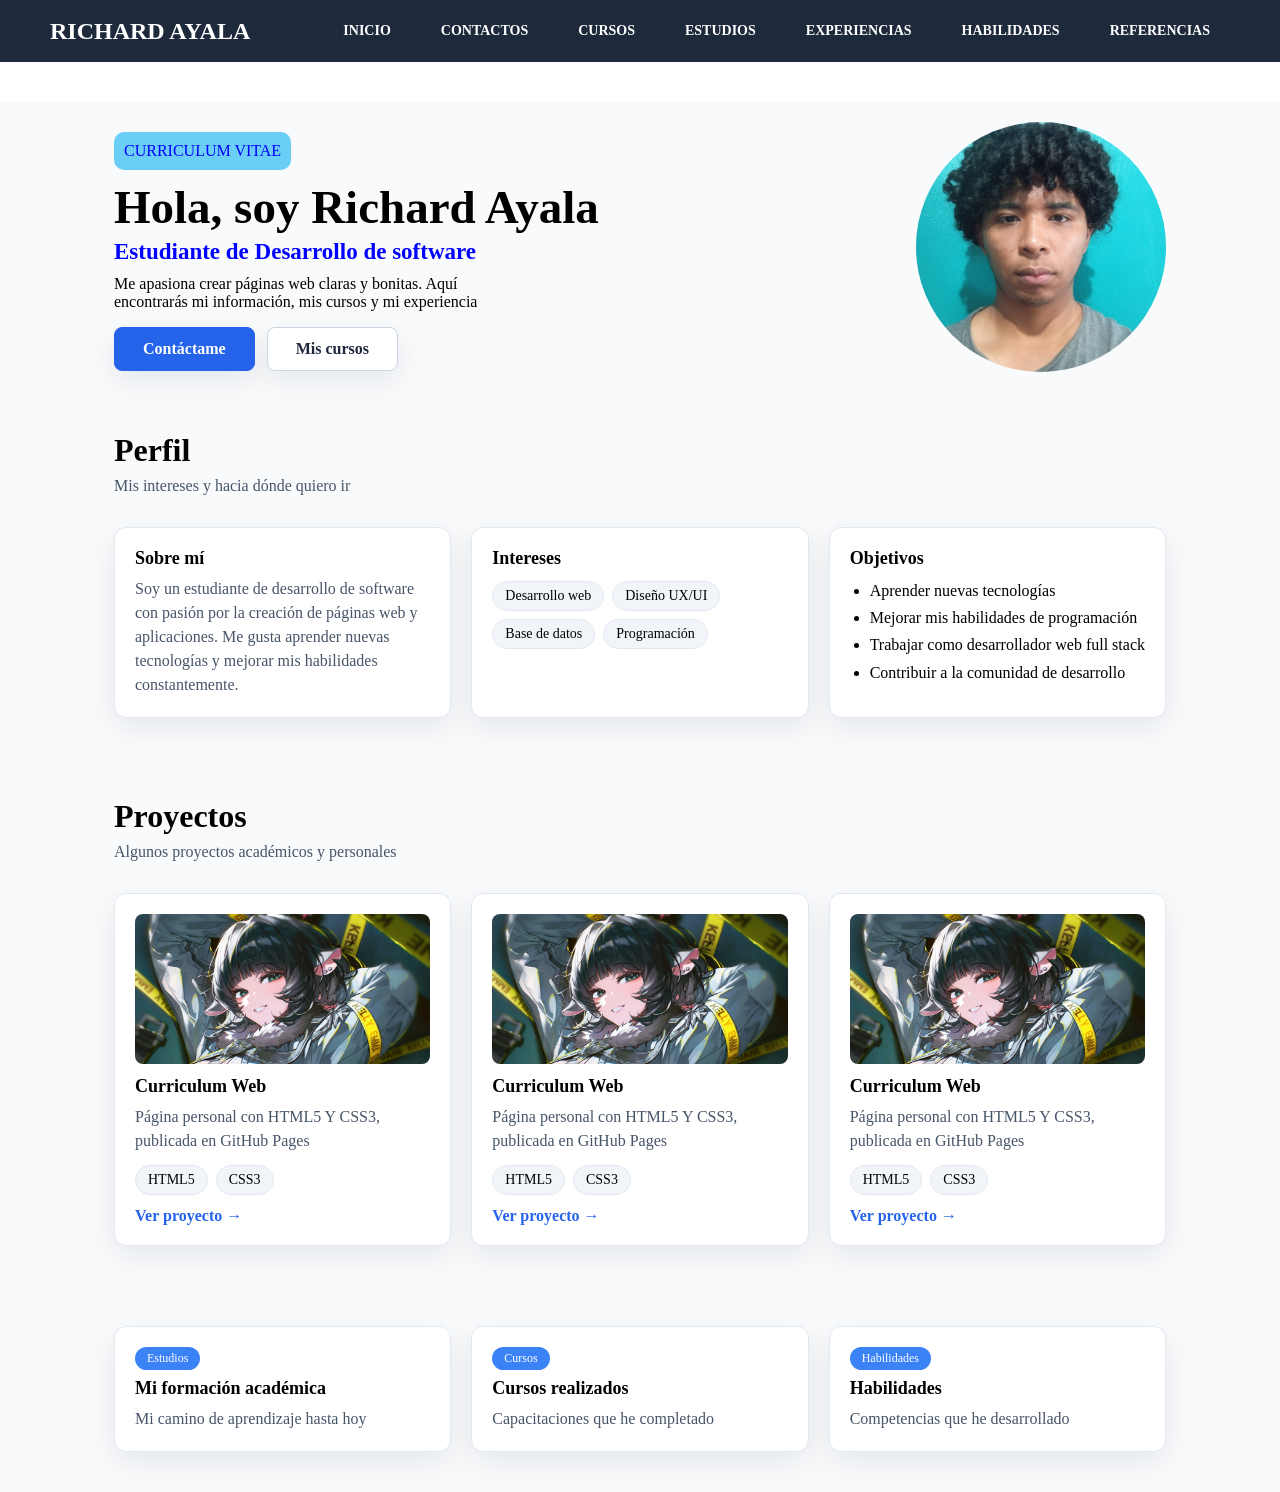
<file: index.html>
<!DOCTYPE html>
<html lang="es">
<head>
    <meta charset="UTF-8">
    <meta name="viewport" content="width=device-width, initial-scale=1.0">
    <title>
        Mi sitio web
    </title>
    <link rel="stylesheet" href="css/stilosGlobales.css">
    <link rel="stylesheet" href="css/style.css">
</head>

<body>
    <header class="cabecera">
        <h2 id="nombres">RICHARD AYALA</h2>

    <nav>
        <ul>
            <li><a href="index.html">INICIO</a></li>
            <li><a href="contacto.html">CONTACTOS</a></li>
            <li><a href="cursos.html">CURSOS</a></li>
            <li><a href="estudios.html">ESTUDIOS</a></li>
            <li><a href="experiencias.html">EXPERIENCIAS</a></li>
            <li><a href="habilidades.html">HABILIDADES</a></li>
            <li><a href="referencias.html">REFERENCIAS</a></li>
        </ul>
    </nav>
    </header>

    <main class="contenedor-main-perfil">
        <div class="contenedor-1">

            <div class="informacion">
                <p><span class="titulo-cv">CURRICULUM VITAE</span></p>

                <h1>Hola, soy Richard Ayala</h1>

                <h3>Estudiante de Desarrollo de software</h3>

                <p>Me apasiona crear páginas web claras y bonitas. Aquí </p>    
                <p>encontrarás mi información, mis cursos y mi experiencia </p>    

                <div class="botones">
                    <a href="contacto.html" class="boton">Contáctame</a>
                    <a href="cursos.html" class="boton boton-secundario">Mis cursos</a>
                </div>
            </div>
            <img class="yo" src="img/gabriel.jpeg" alt="Gabriel Ayala">
        </div>

        <section class="seccion" id="perfil">
            <h2>Perfil</h2>
            <p class="subtitulo">Mis intereses y hacia dónde quiero ir</p>

            <div class="rejilla">

                <article class="tarjeta">
                    <h3>Sobre mí</h3>
                    <p>Soy un estudiante de desarrollo de software con pasión por la creación de páginas web y aplicaciones. Me gusta aprender nuevas tecnologías y mejorar mis habilidades constantemente.</p>
                </article>

                <article class="tarjeta">
                    <h3>Intereses</h3>
                    <ul class="etiquetas">
                        <li>Desarrollo web</li>
                        <li>Diseño UX/UI</li>
                        <li>Base de datos</li>
                        <li>Programación</li>
                    </ul>
                </article>

                <article class="tarjeta">
                    <h3>Objetivos</h3>
                    <ul class="objetivos">
                        <li>Aprender nuevas tecnologías</li>
                        <li>Mejorar mis habilidades de programación</li>
                        <li>Trabajar como desarrollador web full stack</li>
                        <li>Contribuir a la comunidad de desarrollo</li>
                    </ul>
                </article>
            </div>
        </section>

        <section class="seccion" id="proyectos">
            <h2>Proyectos</h2>
            <p class="subtitulo">Algunos proyectos académicos y personales</p>

            <div class="rejilla">
                <article class="tarjeta">
                    <img src="img/1380956.jpg" alt="Personaje de videojuego Jane Doe">

                    <h3>Curriculum Web</h3>
                    <p>Página personal con HTML5 Y CSS3, publicada en GitHub Pages</p>

                    <ul class="etiquetas">
                        <li>HTML5</li>
                        <li>CSS3</li>
                    </ul>
                    <a href="https://github.com/Yukana12/mi-curriculum-web" class="enlace-proyecto">Ver proyecto &rarr;</a>
                </article>

                <article class="tarjeta">
                    <img src="img/1380956.jpg" alt="Personaje de videojuego Jane Doe">

                    <h3>Curriculum Web</h3>
                    <p>Página personal con HTML5 Y CSS3, publicada en GitHub Pages</p>

                    <ul class="etiquetas">
                        <li>HTML5</li>
                        <li>CSS3</li>
                    </ul>
                    <a href="https://github.com/Yukana12/mi-curriculum-web" class="enlace-proyecto">Ver proyecto &rarr;</a>
                </article>

                <article class="tarjeta">
                    <img src="img/1380956.jpg" alt="Personaje de videojuego Jane Doe">

                    <h3>Curriculum Web</h3>
                    <p>Página personal con HTML5 Y CSS3, publicada en GitHub Pages</p>

                    <ul class="etiquetas">
                        <li>HTML5</li>
                        <li>CSS3</li>
                    </ul>
                    <a href="https://github.com/Yukana12/mi-curriculum-web" class="enlace-proyecto">Ver proyecto &rarr;</a>
                </article>
            </div>
        </section>

        <section class="seccion" aria-label="Accesos rápidos">
            <div class="rejilla">
                <a href="estudios.html" class="tarjeta">
                    <span class="insignia">Estudios</span>
                    <h3>Mi formación académica</h3>
                    <p>Mi camino de aprendizaje hasta hoy</p>
                </a>

                <a href="cursos.html" class="tarjeta">
                    <span class="insignia">Cursos</span>
                    <h3>Cursos realizados</h3>
                    <p>Capacitaciones que he completado</p>
                </a>

                <a href="habilidades.html" class="tarjeta">
                    <span class="insignia">Habilidades</span>
                    <h3>Habilidades</h3>
                    <p>Competencias que he desarrollado</p>
                </a>
            </div>
        </section>
    
    </main>
</body>
</html>
</file>
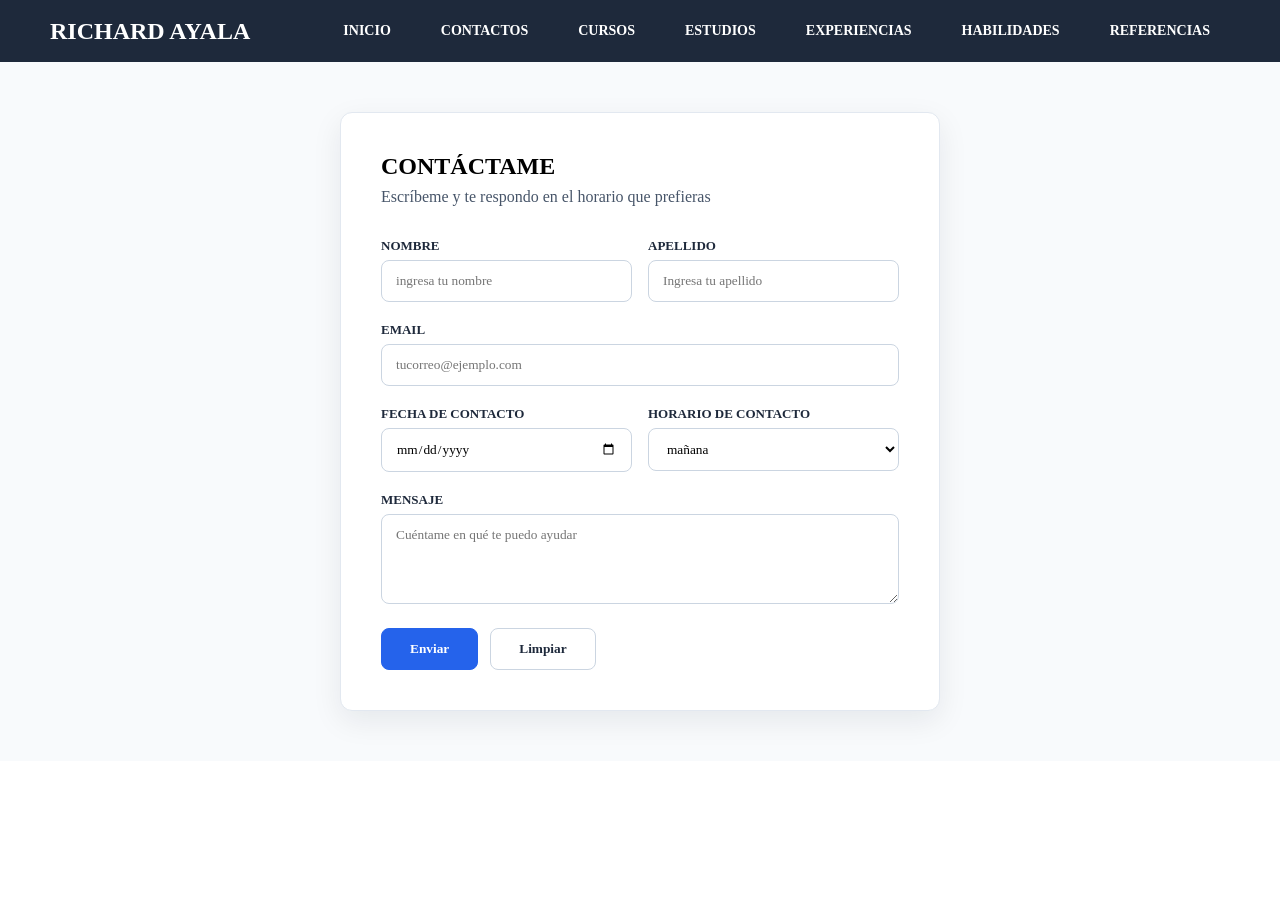
<file: contacto.html>
<!DOCTYPE html>
<html lang="en">
<head>
    <meta charset="UTF-8">
    <meta name="viewport" content="width=device-width, initial-scale=1.0">
    <title>Document</title>
    <link rel="stylesheet" href="css/stilosGlobales.css">
    <link rel="stylesheet" href="css/style.css">
</head>
<body>

<header class="cabecera">
        <h2 id="nombres">RICHARD AYALA</h2>

    <nav>
        <ul>
            <li><a href="index.html">INICIO</a></li>
            <li><a href="contacto.html">CONTACTOS</a></li>
            <li><a href="cursos.html">CURSOS</a></li>
            <li><a href="estudios.html">ESTUDIOS</a></li>
            <li><a href="experiencias.html">EXPERIENCIAS</a></li>
            <li><a href="habilidades.html">HABILIDADES</a></li>
            <li><a href="referencias.html">REFERENCIAS</a></li>
        </ul>
    </nav>
    </header>
    
    <main class="contenedor-main-contactame">

    <div class="contenedor-formulario">

        <h2>CONTÁCTAME</h2>
        <P class="subtitulo">Escríbeme y te respondo en el horario que prefieras</P>        

        <form action="" method="post" class="formulario">

            <div class="fila">
                <div class="campo">
                    <label for="nombre">NOMBRE</label>
                    <input type="text" name="nombre" id="nombre" 
                    placeholder="ingresa tu nombre" required >
                </div>
                <div class="campo">
                    <label for="apellido">APELLIDO</label>
                    <input type="text" name="apellido" id="apellido" 
                    placeholder="Ingresa tu apellido">
                </div>
            </div>
            
           <div class="campo">
                <label for="correo">EMAIL</label>
                <input type="email" name="correo" id="correo"
                placeholder="tucorreo@ejemplo.com">
           </div>

            <div class="fila">
                <div class="campo">
                    <label for="fecha">FECHA DE CONTACTO</label>
                    <input type="date" name="fecha" id="fecha" min="2026-10-25">
                </div>
                <div class="campo">
                    <label for="horario">HORARIO DE CONTACTO</label>
                    <select name="horario" id="horario">
                        <option value="mañana">mañana</option>
                        <option value="tarde">tarde</option>
                        <option value="noche">noche</option>
                    </select>
                </div>
            </div>

            <div class="campo">
                <label for="mensaje">MENSAJE</label>
                <textarea name="mensaje" id="mensaje" rows="4"
                placeholder="Cuéntame en qué te puedo ayudar"></textarea>
            </div>

            <div class="botones-formulario">
                <input class="btn" type="submit" value="Enviar">
                <input class="btn btn-alt" type="reset" name="limpiar" id="limpiar" value="Limpiar">
            </div>
            
        </form>
    </div>
    </main>

    
</body>
</html>
</file>
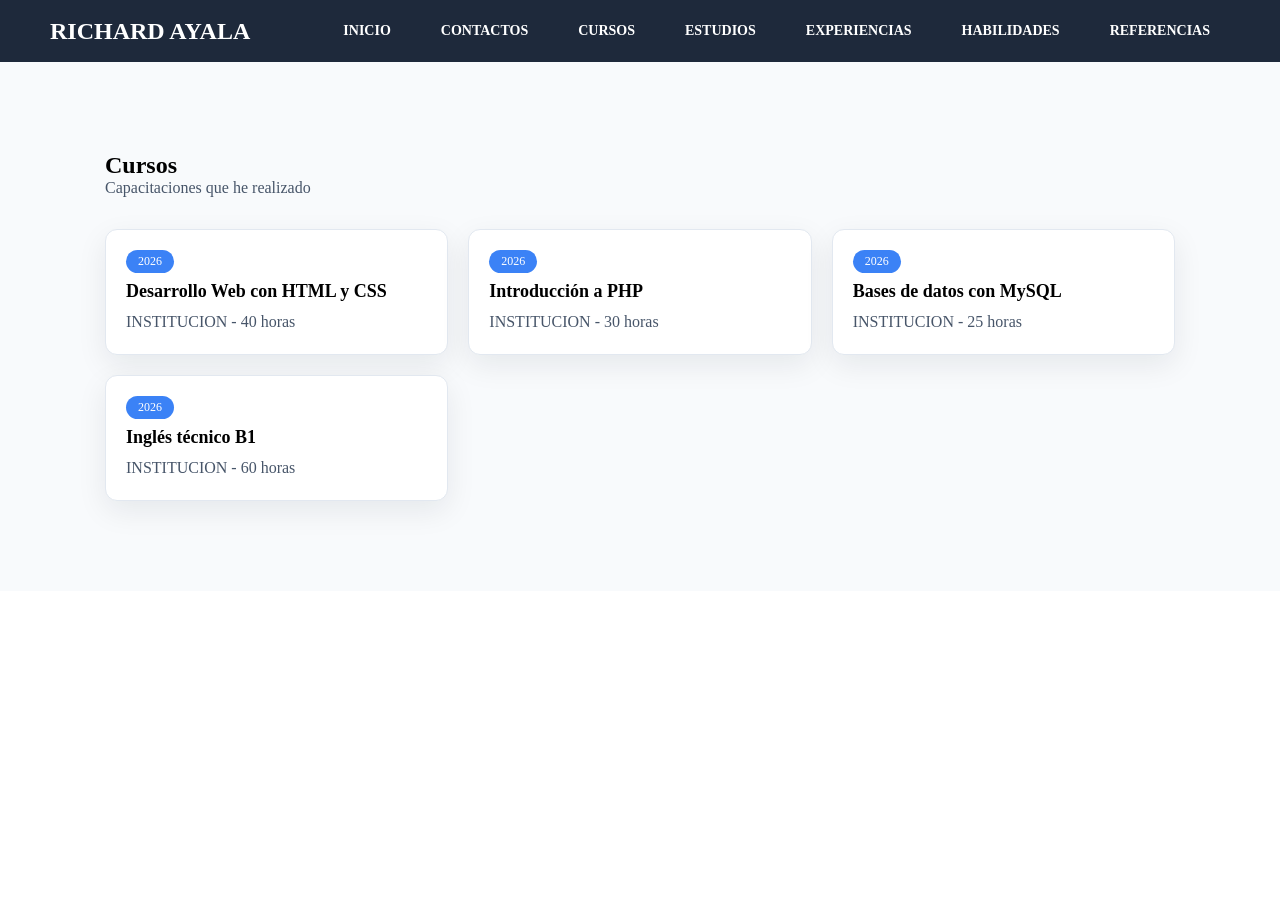
<file: cursos.html>
<DOCTYPE html>
<html lang="es">
<head>
    <meta charset="UTF-8">
    <meta name="viewport" content="width=device-width, initial-scale=1.0">
    <title>Cursos</title>
    <link rel="stylesheet" href="css/stilosGlobales.css">
    <link rel="stylesheet" href="css/style.css">
</head>
<body>
    
<header class="cabecera">
    <h2 id="nombres">RICHARD AYALA</h2>

    <nav>
        <ul>
            <li><a href="index.html">INICIO</a></li>
            <li><a href="contacto.html">CONTACTOS</a></li>
            <li><a href="cursos.html">CURSOS</a></li>
            <li><a href="estudios.html">ESTUDIOS</a></li>
            <li><a href="experiencias.html">EXPERIENCIAS</a></li>
            <li><a href="habilidades.html">HABILIDADES</a></li>
            <li><a href="referencias.html">REFERENCIAS</a></li>
        </ul>
    </nav>
    </header>
    
    <main class="contenedor-main-cursos">
        <div class="contenedor-cursos">
            <h2>Cursos</h2>
            <P class="subtitulo">Capacitaciones que he realizado</P>        
        
            <div class="fila-cursos">
                <div class="tarjeta">
                    <span class="insignia">2026</span>
                    <h3>Desarrollo Web con HTML y CSS</h3>
                    <p>INSTITUCION - 40 horas</p>
                </div>

                <div class="tarjeta">
                    <span class="insignia">2026</span>
                    <h3>Introducción a PHP</h3>
                    <p>INSTITUCION - 30 horas</p>
                </div>

                <div class="tarjeta">
                    <span class="insignia">2026</span>
                    <h3>Bases de datos con MySQL</h3>
                    <p>INSTITUCION - 25 horas</p>
                </div>

                
                <div class="tarjeta">
                    <span class="insignia">2026</span>
                    <h3>Inglés técnico B1</h3>
                    <p>INSTITUCION - 60 horas</p>
                </div>

                
            </div>
        
        </div>

    </main>



</body>







</html>
</file>
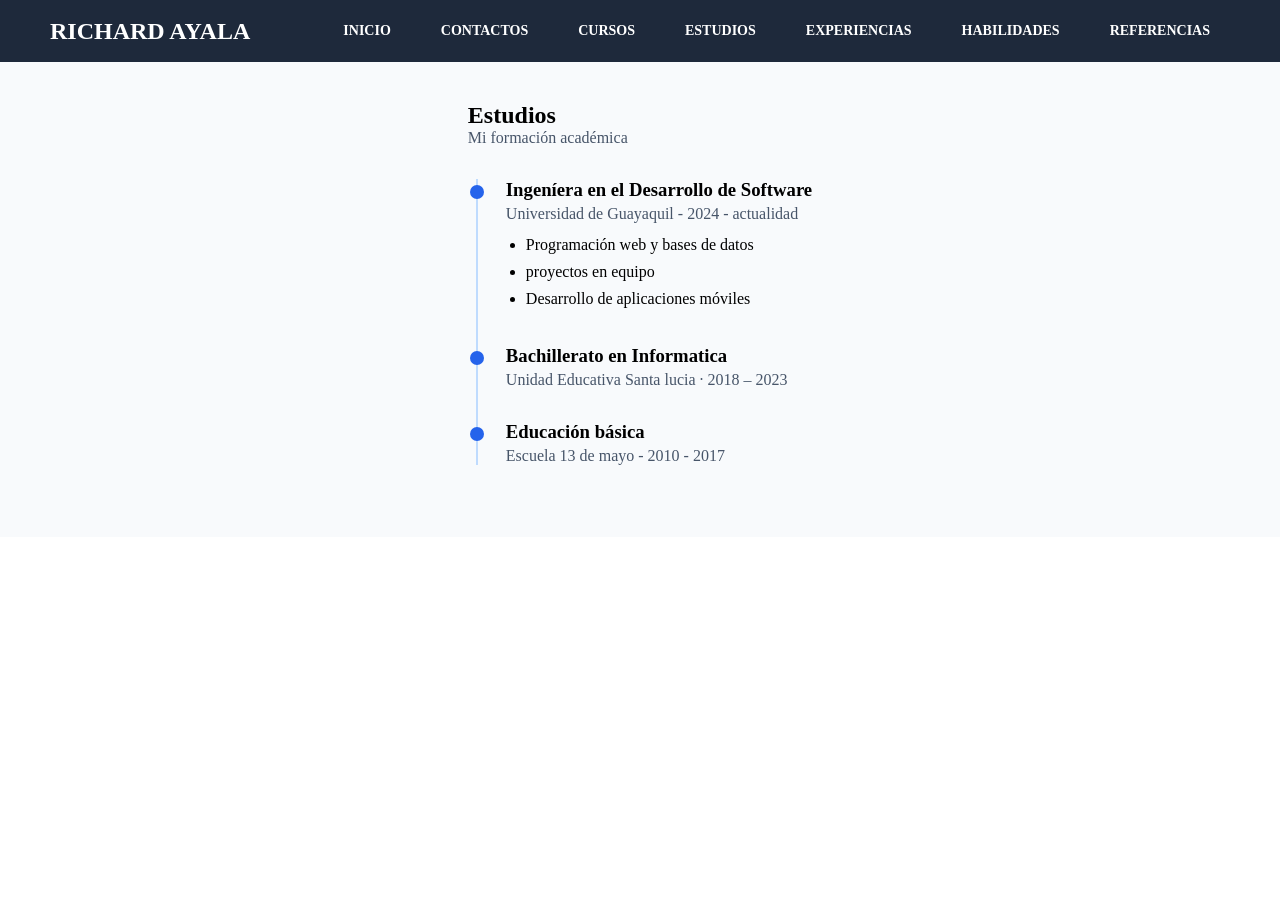
<file: estudios.html>
<!DOCTYPE html>
<html lang="en">
<head>
    <meta charset="UTF-8">
    <meta name="viewport" content="width=device-width, initial-scale=1.0">
    <title>Estudios</title>
    <link rel="stylesheet" href="css/stilosGlobales.css">
    <link rel="stylesheet" href="css/style.css">
</head>
<body>
<header class="cabecera">
    <h2 id="nombres">RICHARD AYALA</h2>
    <nav>
        <ul>
            <li><a href="index.html">INICIO</a></li>
            <li><a href="contacto.html">CONTACTOS</a></li>
            <li><a href="cursos.html">CURSOS</a></li>
            <li><a href="estudios.html">ESTUDIOS</a></li>
            <li><a href="experiencias.html">EXPERIENCIAS</a></li>
            <li><a href="habilidades.html">HABILIDADES</a></li>
            <li><a href="contacto.html">REFERENCIAS</a></li>
        </ul>
    </nav>
</header>

<main class="contenedor-main-estudios">
    <div class="contenedor-estudios">
        <h2>Estudios</h2>
        <p class="subtitulo">Mi formación académica</p>

        <div class="linea-tiempo">

            <div class="item-tiempo">
                <h3>Ingeníera en el Desarrollo de Software</h3>
                <p class="detalle">Universidad de Guayaquil - 2024 - actualidad</p>
                <ul>
                    <li>Programación web y bases de datos</li>
                    <li>proyectos en equipo</li>
                    <li>Desarrollo de aplicaciones móviles</li>
                </ul>
            </div>

            <div class="item-tiempo">
                    <h3>Bachillerato en Informatica</h3>
                    <p class="detalle">Unidad Educativa Santa lucia · 2018 – 2023</p>
            </div>

            <div class="item-tiempo">
                <h3>Educación básica</h3>
                <p class="detalle">Escuela 13 de mayo - 2010 - 2017</p>
            </div>
        </div>
    </div>
</main>
    
</body>
</html>
</file>
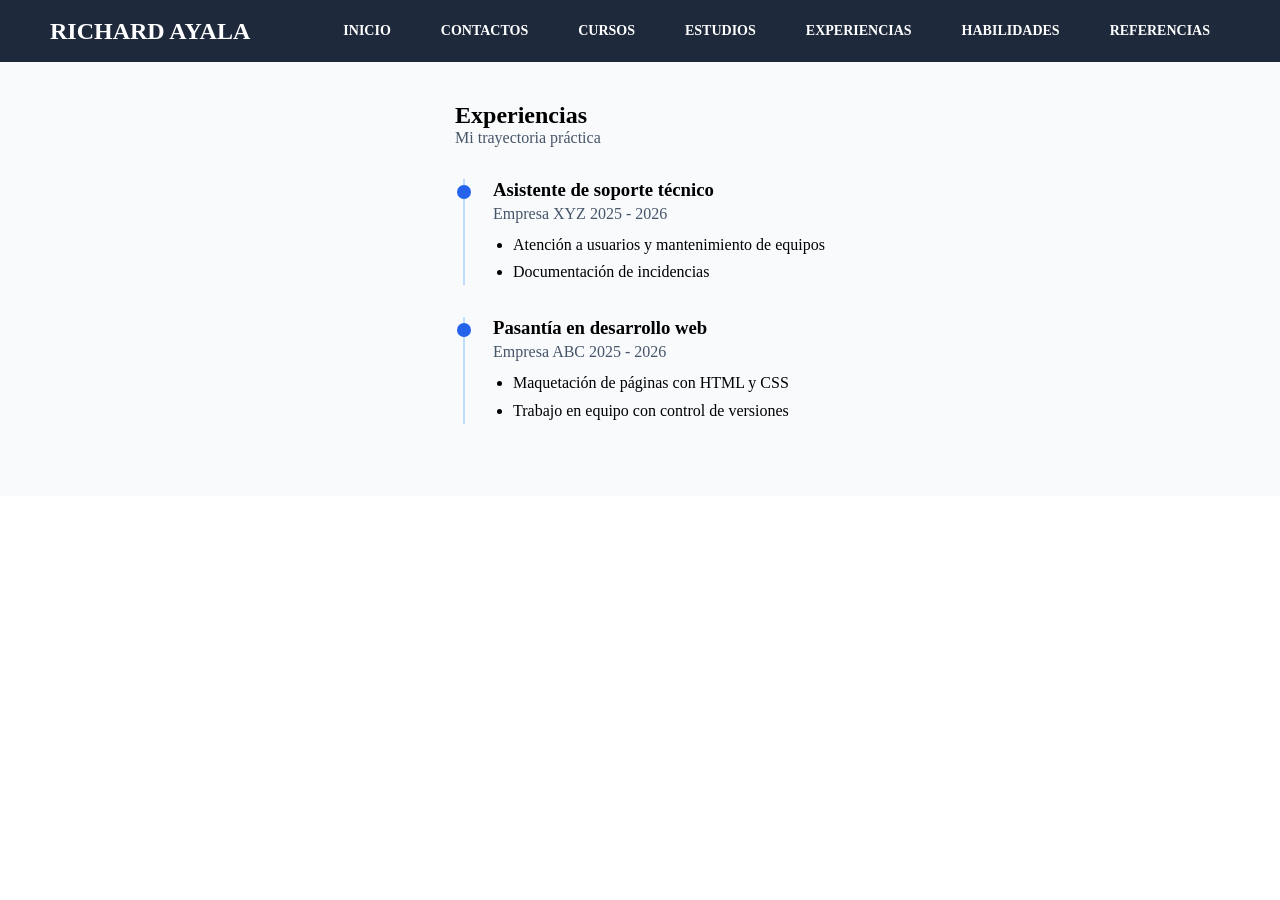
<file: experiencias.html>
<!DOCTYPE html>
<html lang="en">
<head>
    <meta charset="UTF-8">
    <meta name="viewport" content="width=device-width, initial-scale=1.0">
    <title>Document</title>
    <link rel="stylesheet" href="css/stilosGlobales.css">
    <link rel="stylesheet" href="css/style.css">
</head>
<body>

<header class="cabecera">
    <h2 id="nombres">RICHARD AYALA</h2>
    <nav>
        <ul>
            <li><a href="index.html">INICIO</a></li>
            <li><a href="contacto.html">CONTACTOS</a></li>
            <li><a href="cursos.html">CURSOS</a></li>
            <li><a href="estudios.html">ESTUDIOS</a></li>
            <li><a href="experiencias.html">EXPERIENCIAS</a></li>
            <li><a href="habilidades.html">HABILIDADES</a></li>
            <li><a href="referencias.html">REFERENCIAS</a></li>
        </ul>
    </nav>
</header>

<main class="contenedor-main-experiencia">
    <div class="contenedor-experiencia">
        <h2>Experiencias</h2>
        <p class="subtitulo">Mi trayectoria práctica</p>

        <div class="linea-tiempo">
            <div class="item-tiempo">
                <h3>Asistente de soporte técnico</h3>
                <p class="detalle">Empresa XYZ 2025 - 2026</p>
                <ul>
                    <li>Atención a usuarios y mantenimiento de equipos</li>
                    <li>Documentación de incidencias</li>
                </ul>
            </div>
        </div>

        <div class="linea-tiempo">
            <div class="item-tiempo">
                <h3>Pasantía en desarrollo web</h3>
                <p class="detalle">Empresa ABC 2025 - 2026</p>
                <ul>
                    <li>Maquetación de páginas con HTML y CSS</li>
                    <li>Trabajo en equipo con control de versiones</li>
                </ul>
            </div>
        </div>
    </div>
</main>

</body>
</html>
</file>
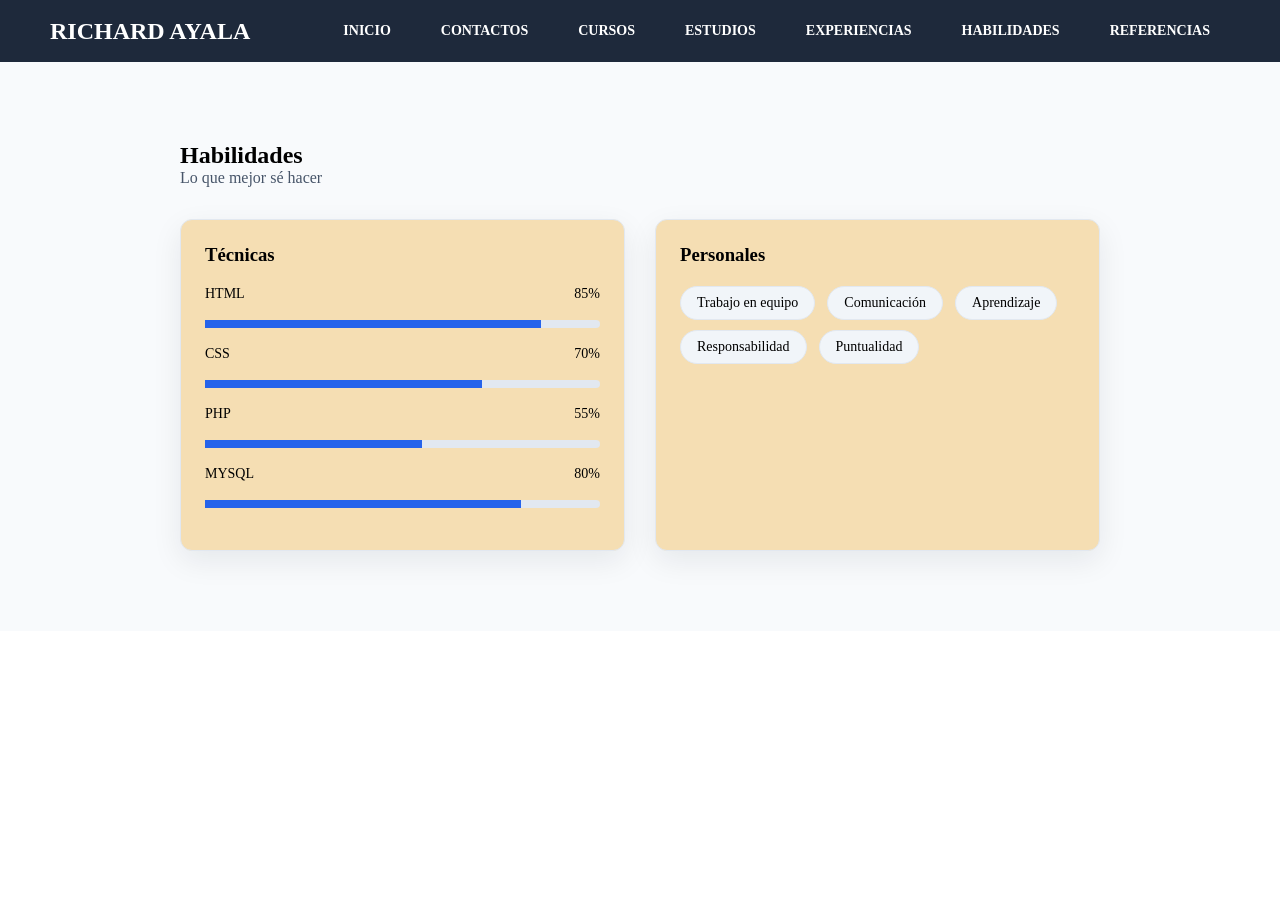
<file: habilidades.html>
<!DOCTYPE html>
<html lang="en">
<head>
    <meta charset="UTF-8">
    <meta name="viewport" content="width=device-width, initial-scale=1.0">
    <title>Habilidades</title>
    <link rel="stylesheet" href="css/stilosGlobales.css">
    <link rel="stylesheet" href="css/style.css">
</head>
<body>
<header class="cabecera">
    <h2 id="nombres">RICHARD AYALA</h2>

    <nav>
        <ul>
            <li><a href="index.html">INICIO</a></li>
            <li><a href="contacto.html">CONTACTOS</a></li>
            <li><a href="cursos.html">CURSOS</a></li>
            <li><a href="estudios.html">ESTUDIOS</a></li>
            <li><a href="experiencias.html">EXPERIENCIAS</a></li>
            <li><a href="habilidades.html">HABILIDADES</a></li>
            <li><a href="referencias.html">REFERENCIAS</a></li>
        </ul>
    </nav>
</header>

<main class="contenedor-main-habilidades">
    <div class="contenedor-habilidades">
        <h2>Habilidades</h2>
        <p class="subtitulo">
            Lo que mejor sé hacer
        </p>

        <div class="fila-habilidades">

            <div class="tarjeta-habilidades">
                <h3>Técnicas</h3>

                <div class="nivel">
                    <span>HTML</span>
                    <span>85%</span>
                </div>

                <div class="barra"><div class="relleno" style="width: 85%"></div></div>
                
                <div class="nivel">
                    <span>CSS</span>
                    <span>70%</span>
                </div>

                <div class="barra"><div class="relleno" style="width: 70%"></div></div>

                <div class="nivel">
                    <span>PHP</span>
                    <span>55%</span>
                </div>

                <div class="barra"><div class="relleno" style="width: 55%"></div></div>

                 <div class="nivel">
                    <span>MYSQL</span>
                    <span>80%</span>
                </div>

                <div class="barra"><div class="relleno" style="width: 80%"></div></div>
            </div>

            <div class="tarjeta-habilidades">
                <h3>Personales</h3>
                <span class="etiqueta">Trabajo en equipo</span>
                <span class="etiqueta">Comunicación</span>
                <span class="etiqueta">Aprendizaje</span>
                <span class="etiqueta">Responsabilidad</span>
                <span class="etiqueta">Puntualidad</span>
            </div>
        </div>

    </div>
</main>
    
</body>
</html>
</file>
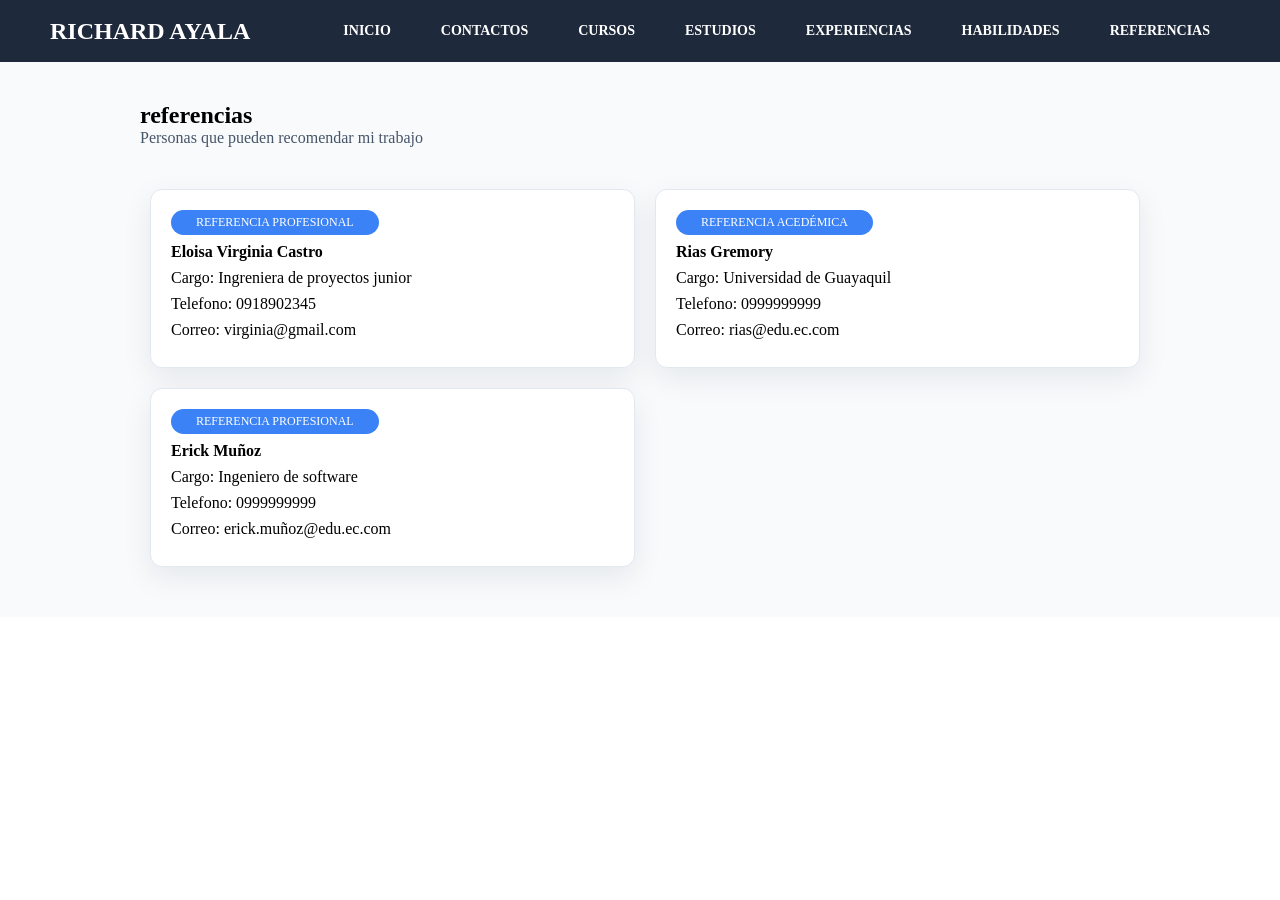
<file: referencias.html>
<!DOCTYPE html>
<html lang="en">
<head>
    <meta charset="UTF-8">
    <meta name="viewport" content="width=device-width, initial-scale=1.0">
    <title>Referencias</title>
    <link rel="stylesheet" href="css/stilosGlobales.css">
    <link rel="stylesheet" href="css/style.css">
    
</head>
<body>
<header class="cabecera">
    <h2 id="nombres">RICHARD AYALA</h2>
    <nav>
        <ul>
            <li><a href="index.html">INICIO</a></li>
            <li><a href="contacto.html">CONTACTOS</a></li>
            <li><a href="cursos.html">CURSOS</a></li>
            <li><a href="estudios.html">ESTUDIOS</a></li>
            <li><a href="experiencias.html">EXPERIENCIAS</a></li>
            <li><a href="habilidades.html">HABILIDADES</a></li>
            <li><a href="referencias.html">REFERENCIAS</a></li>
        </ul>
    </nav>
</header>

<main class="contenedor-main-referencias">
    <div class="contenedor-referencias">
        <h2>referencias</h2>
        <p class="subtitulo">Personas que pueden recomendar mi trabajo</p>

        <div class="fila-referencias">
            <div class="tarjeta-referencias">
                <span class="insignia">REFERENCIA PROFESIONAL</span>

                <h4>Eloisa Virginia Castro</h4>
                <p>Cargo: Ingreniera de proyectos junior</p>
                <p>Telefono: 0918902345</p>
                <p>Correo: virginia@gmail.com</p>
            </div>

            <div class="tarjeta-referencias">
                <span class="insignia">REFERENCIA ACEDÉMICA</span>

                <h4>Rias Gremory</h4>
                <p>Cargo: Universidad de Guayaquil</p>
                <p>Telefono: 0999999999</p>
                <p>Correo: rias@edu.ec.com</p>
            </div>

            <div class="tarjeta-referencias">
                <span class="insignia">REFERENCIA PROFESIONAL</span>

                <h4>Erick Muñoz</h4>
                <p>Cargo: Ingeniero de software</p>
                <p>Telefono: 0999999999</p>
                <p>Correo: erick.muñoz@edu.ec.com</p>
            </div>
        </div>


    </div>


</main>

</body>
</html>
</file>
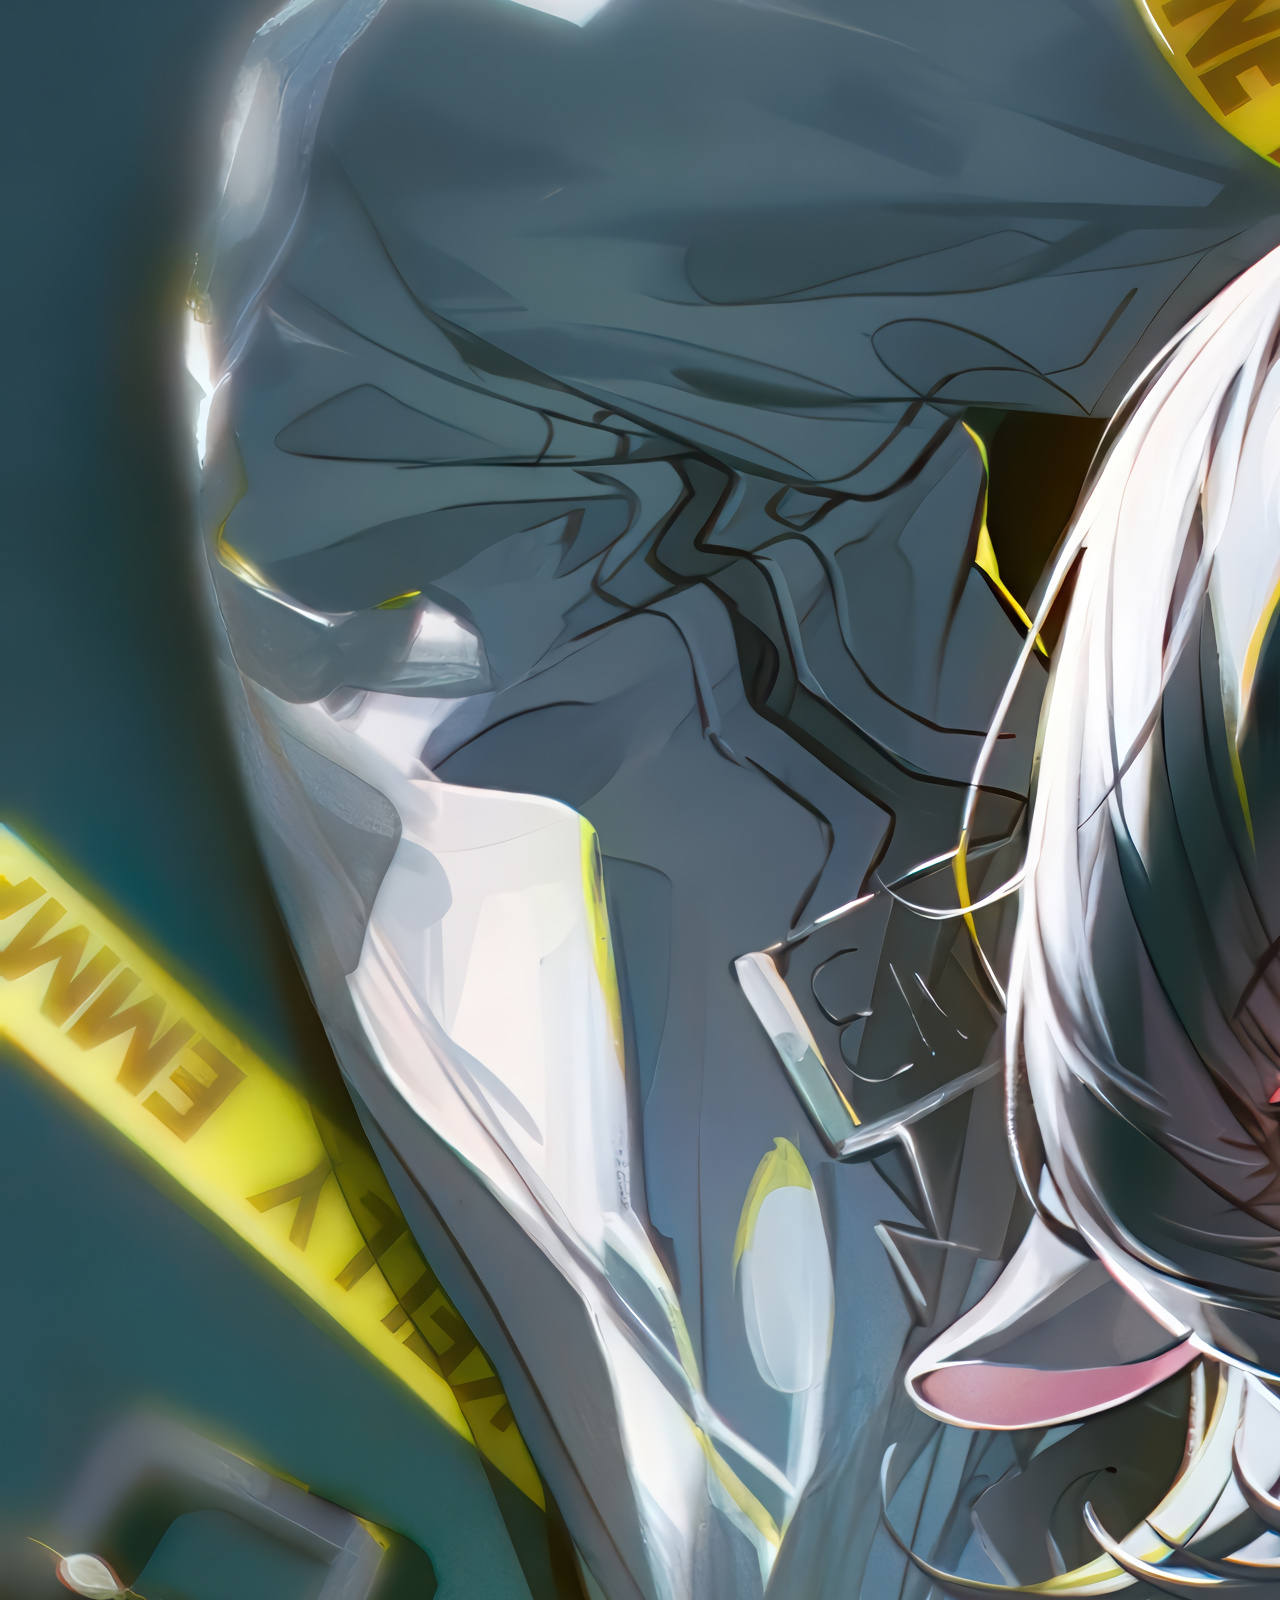
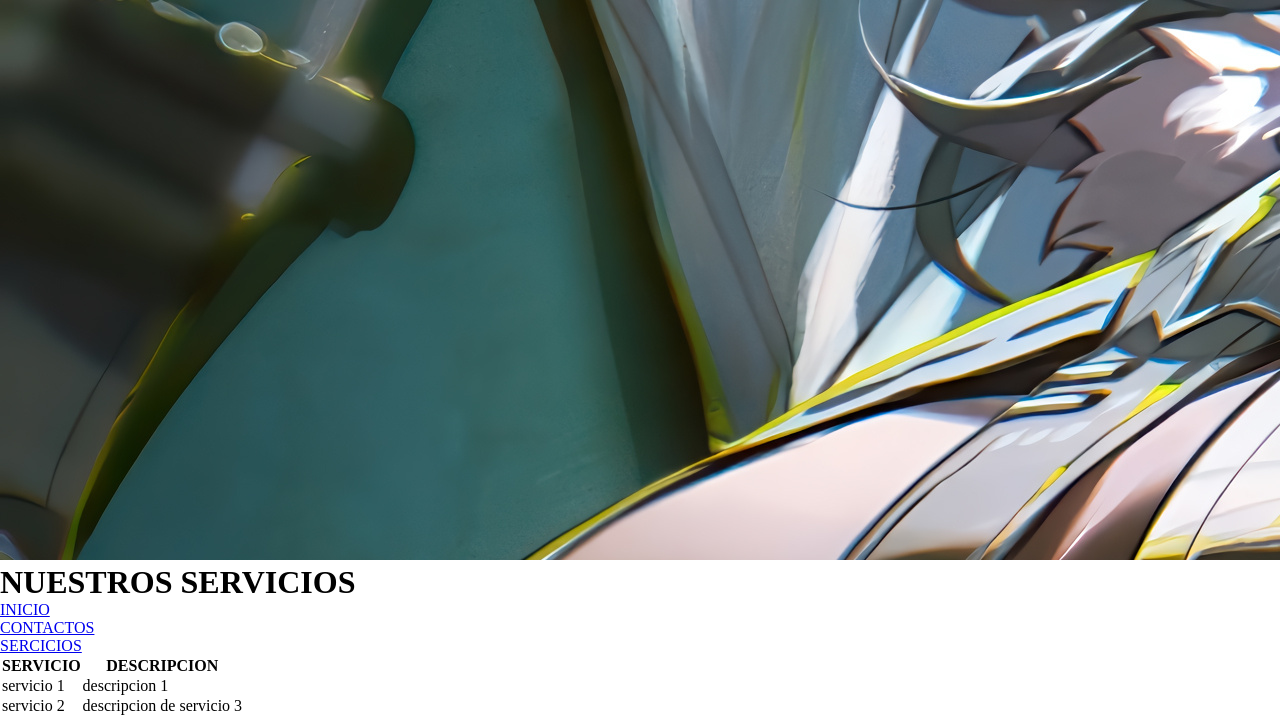
<file: servicios.html>
<!DOCTYPE html>
<html lang="en">
<head>
    <meta charset="UTF-8">
    <meta name="viewport" content="width=device-width, initial-scale=1.0">
    <title>Document</title>
    <link rel="stylesheet" href="css/style.css">
</head>
<body>
    
    <header class="cabecera">
        <div class="logo">
            <img src="img/1380956.jpg" alt="Jane doe">
            <h1>NUESTROS SERVICIOS</h1>
        </div>
    <nav>
        <ul>
            <li><a href="index.html">INICIO</a></li>
            <li><a href="contacto.html">CONTACTOS</a></li>
            <li><a href="servicios.html">SERCICIOS</a></li>
        </ul>
    </nav>
    </header>

    <table style="border: 1">
        <thead>
            <tr>
                <th>SERVICIO</th>
                <th>DESCRIPCION</th>
            </tr>
        </thead>
        <tbody>
            <tr>
                <td>servicio 1</td>
                <td>descripcion 1</td>
            </tr>
            <tr>
                <td>servicio 2</td>
                <td>descripcion de servicio 3</td>
            </tr>
        </tbody>
    </table>
</body>
</html>
</file>
<file: css/stilosGlobales.css>
*{
    margin: 0;
    padding: 0;
    font-family: 'Times New Roman', Times, serif;
}

.cabecera{
    background-color: #1e293b;
    display: flex;
    align-items: center;
    justify-content: space-between;
    padding: 8px 0px;
}

#nombres{
    color: white;
    font-weight: bold;
    margin-left: 50px;
}


nav{
    background-color: #1e293b; /*color de fondo*/
    padding: 0 20px;
}

nav ul{
    list-style: none; /*quita los puntos de la lista*/
    margin: 0; /*quita los margenes por defecto*/
    padding: 0; /*quita el espaciado interior por defecto vertical*/
    display: flex; /* items en horizontal*/
    gap: 10px; /*espaciado entre items*/
    margin-right: 30px; /*margen a la derecha*/
    justify-content: flex-end;
    border-radius: 6px;
}

/*LOS ENLACES*/
nav a{
    display: block; /*toda el area es clicable*/
    padding: 15px 20px;
    color: white;
    text-decoration: none;
    font-weight: bold;
    font-size: 14px;
}

/*efecto al pasar el hover*/
nav a:hover{
    background-color: #3b82f6;
    transition: 0.3s;
}
</file>
<file: css/style.css>
*{
    margin: 0;
    padding: 0;
    font-family: 'Times New Roman', Times, serif;
}

*, *::before, *::after {
    box-sizing: border-box;
}

/*APARTADO DE PERFIL DE LA PAGINA*/
.contenedor-main-perfil{
   background-color: #f8fafc;
    padding:0;
}

.contenedor-1{
    max-width: 1100px;
    margin: 40px auto 0; /*centrado*/
    padding: 20px 24px; 
    display: flex;
    flex-wrap: wrap; /*para que se acomode en pantallas chicas*/
    justify-content: space-between; /*espacio entre los items*/
    gap: 40px; 
}

.titulo-cv{
    background-color: rgb(106, 206, 246);
    color: blue;
    display: inline-block;
    border-radius: 10px;
    padding: 10px;
    margin-top: 10px;
}
.informacion{
    flex: 1 1 320; 
}

.informacion h1{
    font-size: 47px;
    margin-top: 10px;
}

.informacion h3{
    font-size: 23px;
    color: blue;
    margin-top: 5px;
    margin-bottom: 10px;
}

.informacion p{
    font-size: 16px;
}

.yo{
    width: 250px;
    height: 250px;
    object-fit: cover;
    object-position: center;
    border-radius: 50%;
    flex-shrink: 0; /*Evita que la imagen se encoja en pantallas chicas*/
}

/*CADA BLOQUE CENTRADO Y CON ANCHO MAXIMO*/
.seccion{
    max-width: 1100px;
    margin: 0 auto;
    padding: 40px 24px;
}

.seccion h2{
    margin: 0 0 8px;
    font-size: clamp(1.5rem, 3vw, 2rem);
}

/*ESTELIZAR LA REJILLA PARA MAXIMO 3 COLUMNAS*/
.rejilla{
    display: grid;
    grid-template-columns: repeat(auto-fit, minmax(280px, 1fr));
    gap: 20px;
}

/*TARJETA*/
.tarjeta{
    background-color: white;
    padding: 20px;
    border: 1px solid #e2e8f0;
    border-radius: 12px;
    box-shadow: 0 10px 30px rgba(15, 23, 42, 0.08);
    overflow-wrap: break-word; /*Evita que el texto se salga de la tarjeta*/
    transition: transform 0.3s ease, box-shadow 0.3s ease, border-color 0.3s ease; /*Transición suave para el efecto hover*/
}

.tarjeta:hover{
    transform: translateY(-5px); /*Levanta la tarjeta ligeramente*/ 
    border-color: #60a5fa; /*Cambia el color del borde al pasar el mouse*/
    box-shadow: 0 12px 28px rgba(37, 99, 235, 0.15); /*Aumenta la sombra al pasar el mouse*/
}

.tarjeta h3{
    margin: 0 0 8px;
    font-size: 18px;
    font-weight: bold;
}

.tarjeta p{
    margin: 0; 
    line-height: 1.5;
    color: #475569;
}

/*Tarjeta que es enlace o acceso directo*/
a.tarjeta{
    display: block; /*Hace que toda la tarjeta sea clickeable*/
    text-decoration: none; /*Elimina el subrayado del enlace*/
    color: inherit; /*Mantiene el color del texto de la tarjeta*/
}

/*Imagen de los proyectos*/
.tarjeta img{
    display : block; /*Elimina el espacio inferior de la imagen*/
    width: 100%;
    height: 150px;
    object-fit: cover; /*La imagen se recorta para llenar el contenedor*/
    border-radius: 8px;
    margin-bottom: 12px;
}

/*Lista de objetivos*/
.objetivos{
    margin: 8px 0 0; 
    padding-left: 20px; /*Sangría para los elementos de la lista*/
    line-height: 1.7; /*Espaciado entre líneas para mejorar la legibilidad*/
}

.etiquetas{
    display: flex; /*Muestra las etiquetas en línea*/
    flex-wrap: wrap; /*Permite que las etiquetas se ajusten a la siguiente línea si no caben*/
    gap: 8px; /*Espacio entre etiquetas*/
    margin: 12px 0 0; /*Margen superior para separar de otros elementos*/
    list-style: none; /*Elimina los puntos de la lista*/
    padding: 0; /*Elimina el padding por defecto de la lista*/
}

.etiquetas li{
    background-color: #f1f5f9; 
    padding: 6px 12px;
    border-radius: 99px; /*Hace que las etiquetas sean redondeadas*/
    font-size: 14px;
    border: 1px solid #e2e8f0; /*Borde sutil para las etiquetas*/
}

.insignia{
    display: inline-block; /*Permite que la insignia se comporte como un elemento en línea pero con propiedades de bloque*/
    background-color: #3b82f6;
    color: white; 
    padding: 4px 12px; 
    border-radius: 25px; 
    font-size: 12px; /*Tamaño de fuente más pequeño para la insignia*/
    margin-bottom: 8px; /*Margen inferior para separar de otros elementos*/
}

.enlace-proyecto{
    display: inline-block; 
    margin-top: 12px; 
    color: #2563eb;
    font-weight: bold;
    text-decoration: none; /*Elimina el subrayado del enlace*/
}

/*Botones: son enlaces con aspecto de botón*/
.botones{
    display: flex; 
    gap: 12px;
    flex-wrap: wrap; /*Permite que los botones se ajusten a la siguiente línea si no caben*/
    margin-top: 16px;
}
.boton{
    display: inline-block; 
    padding: 12px 28px; 
    background-color: #2563eb;
    color: white;
    border: 1px solid #2563eb;
    border-radius: 8px;
    font-weight: bold;
    text-decoration: none; /*Elimina el subrayado del enlace*/
    box-shadow: 0 10px 30px rgba(15, 23, 42, 0.08);
    overflow-wrap: break-word; /*Evita que el texto se salga de la tarjeta*/
    transition: transform 0.3s ease, box-shadow 0.3s ease, border-color 0.3s ease; /*Transición suave para el efecto hover*/
}

.boton:hover{
    transform: translateY(-3px); /*Levanta el botón ligeramente*/ 
    border-color: #60a5fa; /*Cambia el color del borde al pasar el mouse*/
    box-shadow: 0 12px 28px rgba(37, 99, 235, 0.15); /*Aumenta la sombra al pasar el mouse*/
}

.boton-secundario{
    background-color: white;
    color: #1e293b;
    border-color: #cbd5e1;
}
/*APARTADO DE CONTACTAME*/
.contenedor-main-contactame{
    background-color: #f8fafc;
    display: flex;
    flex-direction: column;
    align-items: center;
    padding: 50px 24px;
}

.contenedor-formulario{
    background-color: #ffff;
    width: 100%;
    max-width: 600px; /*OCUPA HASTA 600PX NO SE DESBORDA EN PANTALLAS CHICAS*/
    box-sizing: border-box; /*EL PADDING NO AGRANDA LA CAJA*/
    padding: 40px;
    border: 1px solid #e2e8f0;
    border-radius: 12px;
    box-shadow: 0 10px 30px rgba(15, 23, 42, 0.08);
   /* margin-top: 20px;   */
}

.contenedor-formulario h2{
    margin: 0 0 8px;
}

.subtitulo{
    margin: 0 0 32px;
    color: #475569;
}

/*CADA GRUPO ETIQUETA CON SU CAMPO*/
.campo{
    margin-bottom: 20px;
}

/*DOS CAMPOS AL LADO*/
.fila{
    display: grid;
    grid-template-columns: 1fr 1fr;
    gap: 16px;
}

label{
    display: block; /*La etiqueta ocupa su propia linea*/
    margin-bottom: 6px;
    font-size: 13px;
    font-weight: bold;
    color: #1e293b;
}

input, select, textarea{
    width: 100%;
    box-sizing: border-box;
    padding: 12px 14px;
    border: 1px solid #cbd5e1;
    border-radius: 8px;
    font-family: inherit;  /*Usa la misma letra del resto de la pagina*/
    background-color: white;
}

/*cuando hago clic dentro del campo*/
input:focus, select:focus, textarea:focus{
    outline: none;
    border-color: #e253eb;
    box-shadow: 0 0 0 3px rgba(37, 99, 235, 0.2);
}

textarea{ 
   resize: vertical; /*Solo se puede estirar hacia abajo*/
}

/*botones*/
.botones-formulario{
    display: flex; 
    gap: 12px; 
    margin-top: 8px;
}

.btn{
    width: auto;  /*anula el 100% del input*/
    padding: 12px 28px;
    background-color: #2563eb;
    color: white;
    border: 1px solid #2563eb;
    border-radius: 8px;
    font-weight: bold;
    cursor: pointer;
}


.btn-alt{
    background-color: white;
    color: #1e293b;
    border-color: #cbd5e1;
}

.btn-alt:hover{
    background-color: #f1f5f9;
}

/*APARTADO DE ESTILOS PARA LA PAGINA CURSOS*/
.contenedor-main-cursos{
   background-color: #f8fafc;
    display: flex;
    flex-direction: column;
    align-items: center;
    padding: 50px 24px;
}
.contenedor-cursos{
    width: 100%;
    max-width: 1150px;
    box-sizing: border-box;
    padding: 40px;
}

.fila-cursos{
    --minimo: 250px; 
    --espacio: 20px; 
    display: grid;
    grid-template-columns: repeat(auto-fit, minmax(280px, 1fr));
    gap: var(--espacio);
}

.tarjeta-cursos{
    background-color: #ffff;
    padding: 12px 14px;
    border: 1px solid #e2e8f0;
    border-radius: 12px;
    box-shadow: 0 10px 30px rgba(15, 23, 42, 0.08);

    /*    outline: none;
    border-color: #e253eb;
    box-shadow: 0 0 0 3px rgba(37, 99, 235, 0.2);*/
}

.tarjeta-cursos:hover{
    background-color: #e253eb;
    outline: none;
    border-color: #e253eb;
    box-shadow: 0 0 0 3px rgba(37, 99, 235, 0.2);
}


.fecha{
    background-color: #3b82f6;
    display: inline-block;
    margin-block: 10px;
    padding: 4px 12px;
    font-size: 12px;
    border-radius: 25px;
    margin-bottom: 15px;
}
.tarjeta-cursos h3{
    font-size: clamp(1rem, 1.5vw, 1.25rem);
}
.tarjeta-cursos h3, .tarjeta-cursos h4{
    margin: 0 0 15px;
}

/*APARTADO DE LA PAGINA DE ESTUDIOS*/
.contenedor-main-estudios{
    background-color: #f8fafc;
    display: flex;
    flex-direction: column;
    align-items: center;
    padding: 40px 24px;
}

/*Linea vertical*/
.linea-tiempo{
    border-left: 2px solid #bfdbfe;
    padding-left: 28px;
    margin-left: 8px;
}

/*cada estudio*/
.item-tiempo{
    position: relative;  /*clave para colocar el punto*/
    margin-bottom: 32px;  
}

.item-tiempo::before{
    content: "";
    position: absolute;
    left: -36px;
    top: 6px;
    width: 14px;
    height: 14px;
    border-radius: 50%;
    background-color: #2563eb;
}

.detalle{
    color: #475569;
    margin: 4px 0 0;
}

.item-tiempo ul{
    margin: 8px 0 0;
    padding-left: 20px;
    line-height: 1.7;
}

/*APARTADO DE LA PAGINA HABILIDADES*/
.contenedor-main-habilidades{
    background-color: #f8fafc;
    display: flex;
    flex-direction: column;
    align-items: center;
    padding: 40px 25px;
}

.contenedor-habilidades{
    width: 100%;
    max-width: 1000px;
    box-sizing: border-box;
    padding: 40px;
}

.fila-habilidades{
    display: grid;
    grid-template-columns: repeat(auto-fit, minmax(280px, 1fr));
    gap: 30px;
}

.tarjeta-habilidades{
    background-color: wheat;
    padding: 24px;
    border: 1px solid #e2e8f0;
    border-radius: 12px;
    box-shadow: 0 10px 30px rgba(15, 23, 42, 0.08);
}

.tarjeta-habilidades h3{
    margin: 0 0 20px;
}

/*Nombre a la izquierda, porcentaje a la derecha*/
.nivel{
    display: flex;
    justify-content: space-between;
    font-size: 14px;
    margin: 6px 0 18px;
}

/*La barra gris de fondo*/
.barra{
    height: 8px;
    background-color: #e2e8f0;
    border-radius: 99px;
    margin: 6px 0 18px;
}

/*La parte azul que se rellena*/
.relleno{
    height: 8px;
    background-color: #2563eb;
}

/*Etiquetas*/
.etiqueta{
    display: inline-block;
    background-color: #f1f5f9;
    border: 1px solid #e2e8f0;
    padding: 8px 16px;
    border-radius: 99px;
    margin: 0 8px 10px 0;
    font-size: 14px;
}


/*APARTADO DE EXPERIENCIAS DE LA PAGINA*/
.contenedor-main-experiencia{
    background-color: #f8fafc;
    display: flex;
    flex-direction: column;
    align-items: center;
    padding: 40px 25px;

}


/*APARTADO DE REFERENCIAS DE LA PAGINA*/
.contenedor-main-referencias{
    background-color: #f8fafc;
    display: flex;
    flex-direction: column;
    align-items: center;
    padding: 40px 25px;
}

.contenedor-referencias{
    width: 100%;
    max-width: 1000px;
}

.fila-referencias{
    display: grid;
    grid-template-columns: repeat(auto-fit, minmax(350px, 1fr));
    gap: 20px;
    padding: 10px 0px 10px 10px;
}

.tarjeta-referencias{
    background-color: white;
    padding: 20px 20px;
    border: 1px solid #e2e8f0;
    border-radius: 12px;
    box-shadow: 0 10px 30px rgba(15, 23, 42, 0.08);
}

.tarjeta-referencias span{
    width: auto;
    background-color: #3b82f6;
    padding: 5px 25px;
    border-radius: 50px;
    display: inline-block;
    font-size: 12px;
    margin-bottom: 8px;
}

.tarjeta-referencias h4{
    margin-bottom: 8px;
}

.tarjeta-referencias p{
    margin-bottom: 8px;
}
</file>
